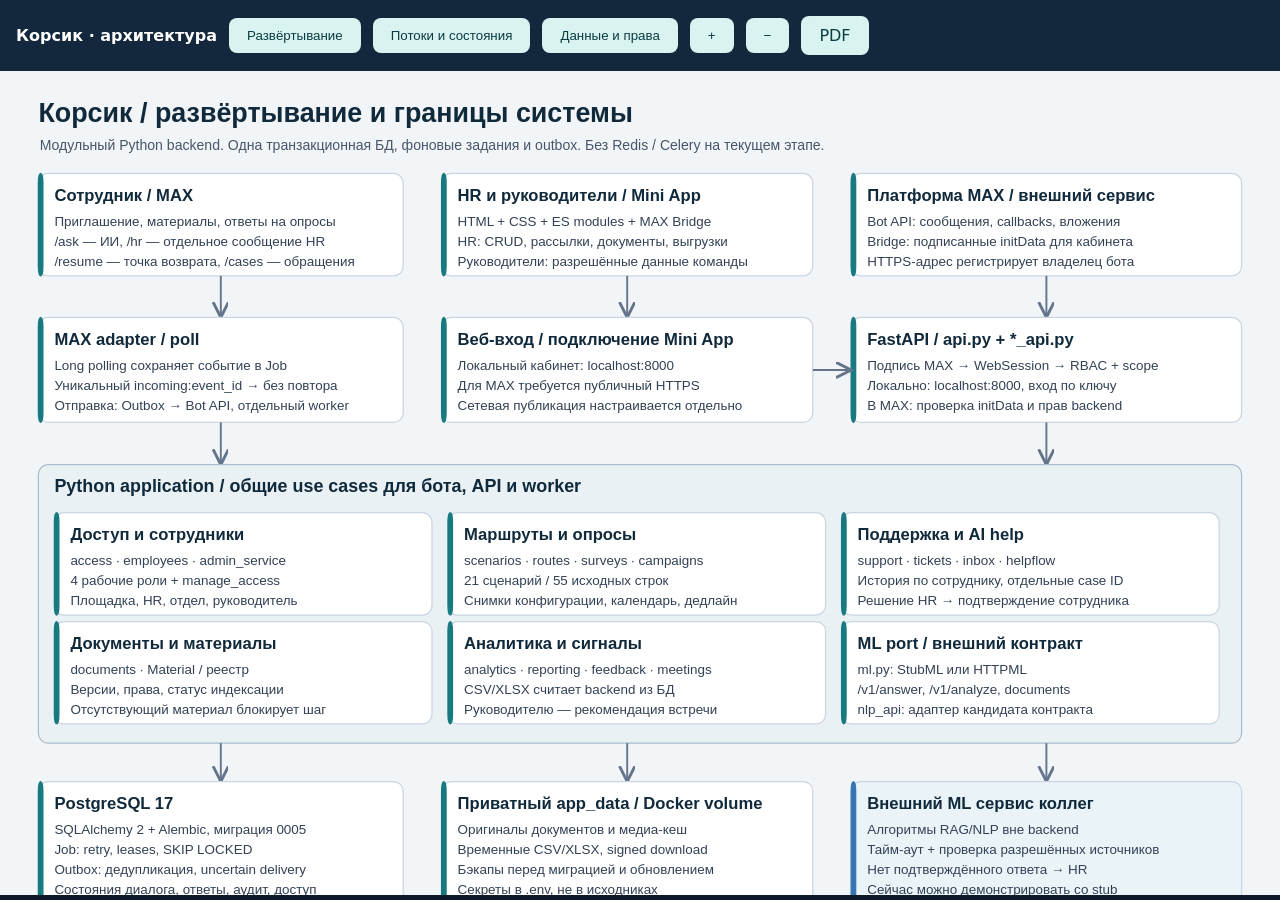
<file: docs/architecture/index.html>
<!doctype html><meta charset="utf-8"><title>Корсик · техническая архитектура</title><style>body{margin:0;background:#0e1a28;color:white;font:16px system-ui}header{position:sticky;top:0;background:#13283c;padding:16px;display:flex;gap:12px;align-items:center}button,a{padding:10px 18px;border:0;border-radius:8px;background:#d8f3f0;color:#0c3c42;cursor:pointer;text-decoration:none}main{overflow:auto;height:calc(100vh - 76px)}img{display:block;width:100%;max-width:none}</style><header><strong>Корсик · архитектура</strong><button onclick="show(0)">Развёртывание</button><button onclick="show(1)">Потоки и состояния</button><button onclick="show(2)">Данные и права</button><button onclick="zoom(1.2)">+</button><button onclick="zoom(1/1.2)">−</button><a href="architecture.pdf">PDF</a></header><main><img id="diagram" src="01-runtime.svg" alt="Архитектура Корсика"></main><script>let scale=100;const names=['01-runtime','02-flows','03-data-access'];function show(i){diagram.src=names[i]+'.svg';scale=100;diagram.style.width='100%'}function zoom(k){scale=Math.min(300,Math.max(50,scale*k));diagram.style.width=scale+'%'}</script>
</file>
